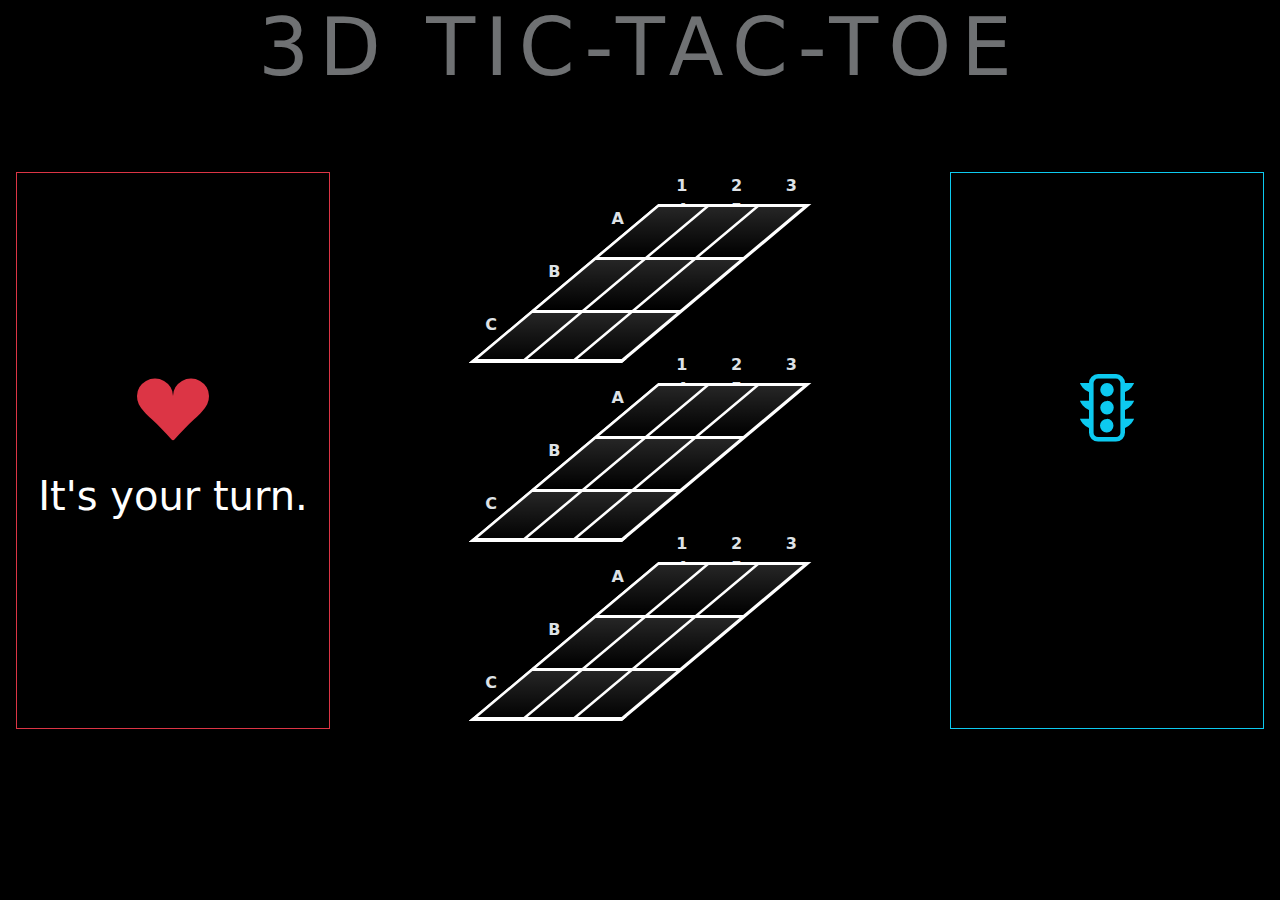
<file: index.html>
<!DOCTYPE html>
<html lang="en-US">
<head>
	<meta charset="UTF-8">
	<meta name="viewport" content="width=device-width, initial-scale=1, shrink-to-fit=no">
	<title>3D Tic Tac Toe</title>
	
	<script src='lib/jquery/jquery.min.js'></script>
	<script defer src='lib/bs/bootstrap.bundle.min.js'></script>
	<link rel='stylesheet' href='lib/bs/bootstrap.min.css' media='all' />
	<link rel="stylesheet" href="lib/bs-icons/bootstrap-icons.min.css">

	<!-- GAME THINGS -->
	<link rel='stylesheet' href='lib/files/game-grid.css'>
	<script defer src='lib/files/game-grid.js'></script>
	
	<!-- CUSTOM THINGS -->
	<link rel='stylesheet' href='lib/files/styles.css'>
	<script defer src='lib/files/scripts.js'></script>
</head>

<body class="bg-black" data-bs-theme="dark">

	<button id="again1" type="button" class="btn btn-primary d-none" data-bs-toggle="modal" data-bs-target="#again2">Button for Modal</button>
	<div id="again2" class="modal" tabindex="-1">
	  <div class="modal-dialog">
	    <div class="modal-content">
	      <div class="modal-body text-center">
	        <p id="text" class="text-capitalize">Congrats!</p>
	      </div>
	      <div class="modal-footer">
	        <button type="button" class="btn btn-secondary" data-bs-dismiss="modal">Close</button>
	        <button id="new-game" type="button" class="btn btn-warning" data-bs-dismiss="modal">Play again?</button>
	      </div>
	    </div>
	  </div>
	</div>

	<div class="container-fluid position-relative">
		<div class="row position-absolute text-center w-100"><h1 class="display-1 text-uppercase opacity-50" style="letter-spacing: 10px;">3D Tic-Tac-Toe</h1></div>
		<div class="row min-vh-100 align-items-center">
			<div class="col">
				<div id="game" class="container-fluid d-flex flex-column justify-content-center align-items-stretch fade show">
					<div class="row justify-content-between">
						<div id="if-narrow" class="d-lg-none col d-flex flex-xs-row flex-sm-column justify-content-evenly align-items-stretch"></div>
						<div id="red" class="col-md-12 col-lg-3 text-center d-flex flex-column justify-content-center align-items-stretch mx-1 border border-danger" style="min-height: 45%;">
							<div class="icons px-5 row text-danger"></div>
							<p class="turn-ind fw-light fs-1 text-white hide">It's your turn.</p>
						</div>
						<div id="red-placeholder" class="d-none"></div>
						<div id="grid" class="col overflow-hidden">
							<div id="grid-wrapper" class="turn-x"></div>
						</div>
						<div id="blue" class="col-md-12 col-lg-3 text-center d-flex flex-column justify-content-center align-items-stretch mx-1 border border-info" style="min-height: 45%;">
							<div class="icons px-5 row text-info"></div>
							<p class="turn-ind fw-light fs-1 text-white hide">It's your turn.</p>
						</div>
						<div id="blue-placeholder" class="d-none"></div>
					</div>
				</div>
			</div>
		</div>
	</div>

</body>
</html>
</file>
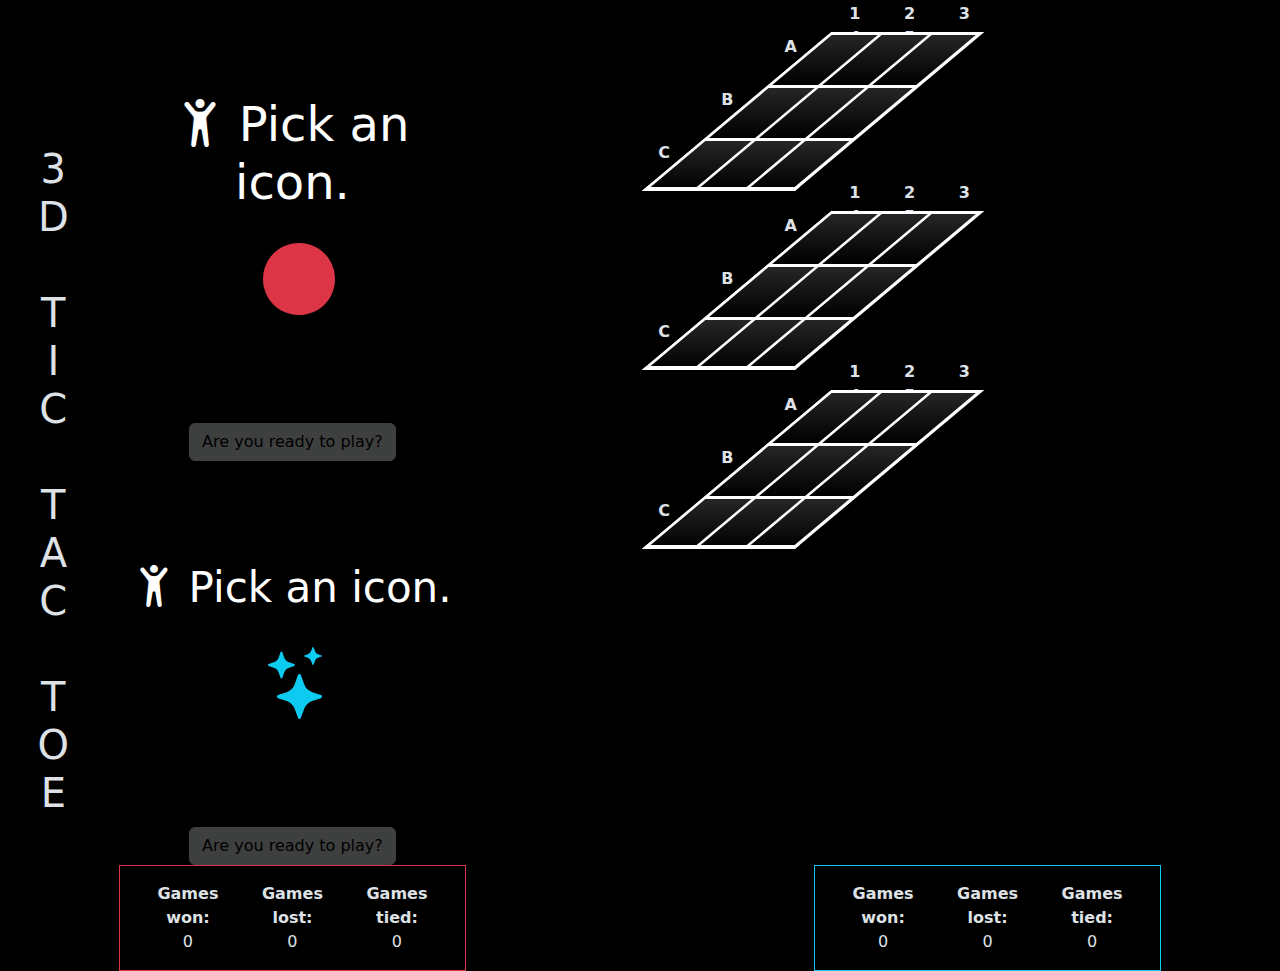
<file: index-icons.html>
<!DOCTYPE html>
<html lang="en-US">
<head>
	<meta charset="UTF-8">
	<meta name="viewport" content="width=device-width, initial-scale=1, shrink-to-fit=no">
	<title>3D Tic Tac Toe</title>
	
	<script src='lib/jquery/jquery.min.js'></script>
	<script defer src='lib/bs/bootstrap.bundle.min.js'></script>
	<link rel='stylesheet' href='lib/bs/bootstrap.min.css' media='all' />
	<link rel="stylesheet" href="lib/bs-icons/bootstrap-icons.min.css">

	<!-- GAME THINGS -->
	<link rel='stylesheet' href='lib/files/game-grid.css'>
	<script defer src='lib/files/game-grid.js'></script>
	
	<!-- CUSTOM THINGS -->
	<link rel='stylesheet' href='lib/files/styles.css'>
	<script defer src='lib/files/scripts.js'></script>
</head>

<body class="bg-black" data-bs-theme="dark">
	<div class="container-fluid d-block d-xl-none text-center">This site isn't ready for your "narrow" screen yet! :(</div>
	<div class="container-fluid">
		<div class="row min-vh-100 align-items-center">
			<div class="col-1"><h1 class="text-break text-center display-6">3<br>D<br><br>T<br>I<br>C<br><br>T<br>A<br>C<br><br>T<br>O<br>E</h1></div>
			<div class="col">
				<div id="game" class="container d-flex flex-column justify-content-center align-items-stretch fade show">
		<div class="row justify-content-between">
			<div id="red" class="col-4 text-center d-flex flex-column justify-content-center align-items-stretch">
				<p class="display-5 text-white"><i class="bi bi-person-arms-up"></i> Pick an icon.</p>
				<div class="icons px-5 row row-cols-xs-1 row-cols-md-2 row-cols-lg-3 row-cols-xxl-4 text-danger"></div>
				<p class="display-6 text-white hide">It's your turn.</p>
				<div class="btn-wrap">
					<button class="btn btn-light mt-4 opacity-25" disabled>Are you ready to play?</button>
				</div>
			</div>
			<div id="grid" class="col collapse show">
				<div id="grid-wrapper" class="turn-x"></div>
			</div>
			<div id="blue" class="col-4 text-center d-flex flex-column justify-content-center align-items-stretch">
				<p class="display-5 text-white"><small><i class="bi bi-person-arms-up"></i> Pick an icon.</small></p>
				<div class="icons px-5 row row-cols-xs-1 row-cols-md-2 row-cols-lg-3 row-cols-xxl-4 text-info"></div>
				<p class="display-6 text-white hide">It's your turn.</p>
				<div class="btn-wrap">
					<button class="btn btn-light mt-4 opacity-25" disabled>Are you ready to play?</button>
				</div>
			</div>
		</div>
	</div>
	<div id="footer" class="container">
		<div class="row">
			<div class="col-4 text-center d-flex flex-column justify-content-center align-items-stretch">
				<div id="red-score" class="stats border border-1 border-danger row row-cols-3 pt-3 px-3 collapse show">
					<p class="won"><strong>Games won:</strong><br /><span>0</span></p>
					<p class="lost"><strong>Games lost:</strong><br /><span>0</span></p>
					<p class="tied"><strong>Games tied:</strong><br /><span>0</span></p>
				</div>
			</div>
			<div class="col">
				<div id="again2" class="collapse">
					<div class="text-center m-2"><p id="new-game" class="bg-warning text-black p-3 ">Click here to play again!</p></div>
				</div>
			</div>
			<div class="col-4 text-center d-flex flex-column justify-content-center align-items-stretch">
				<div id="blue-score" class="stats border border-1 border-info row row-cols-3 pt-3 px-3 collapse show">
					<p class="won"><strong>Games won:</strong><br /><span>0</span></p>
					<p class="lost"><strong>Games lost:</strong><br /><span>0</span></p>
					<p class="tied"><strong>Games tied:</strong><br /><span>0</span></p>
				</div>
			</div>
		</div>
	</div>
			</div>
			<div class="col-1"></div>
		</div>
	</div>

</body>
</html>
</file>
<file: lib/files/game-grid.css>
:root {
	--bws-grid-outline: #ffffff;
	--bws-skew-deg: -50deg;
	--bws-unskew-deg: 50deg;
}

/** GRID WRAPPER **/
#grid-wrapper {
	display: flex;
	flex-direction: column;
	margin-top: 20px;
}
/** LAYERS **/
.layer {
	margin: 10px auto;
	border: 2px solid transparent;
	display: inline-block;
	transform: skewX(var(--bws-skew-deg));
	width: 150px;
	height: 160px;
}

.layer::before {
	content: '1 2 3 4 5';
	position: absolute;
	top: -30px;
	transform: skew(var(--bws-unskew-deg));
	font-weight: bold;
	letter-spacing: 19px;
	text-align: left;
	width: inherit;
	height: 30px;
	overflow: hidden;
}

.layer::after {
	content: '';
	border-right: 5px solid var(--bws-grid-outline);
	display: inline-block;
	width: inherit;
	height: inherit;
	position: absolute;
	top: 0;
	left: 0;
	pointer-events: none;
	border-bottom: 4px solid var(--bws-grid-outline);
}
/** ROWS **/
.l-row {
	display: flex;
	justify-content: center;
	border-top: 3px solid var(--bws-grid-outline);
	border-left: 1px solid var(--bws-grid-outline);
	position: relative;
}

.l-row::before {
	content: '';
	position: absolute;
	left: -30px;
	transform: skew(var(--bws-unskew-deg));
	font-weight: bold;
}

.l-row:nth-child(1)::before {
	content: 'A';
}

.l-row:nth-child(2)::before {
	content: 'B';
}

.l-row:nth-child(3)::before {
	content: 'C';
}

.l-row:nth-child(4)::before {
	content: 'D';
}

.l-row:nth-child(5)::before {
	content: 'E';
}
/** CELLS **/
.l-cell {
	border-left: 4px solid var(--bws-grid-outline);
	width: 50px;
	height: 50px;
	display: inline-flex;
	position: relative;
	justify-content: center;
	align-items: center;
	padding: 0;
	margin: 0;
}
/** PLAYER MARKERS **/
.l-cell span {
	width: 50px;
	height: 50px;
	display: block;
	pointer-events: none;
	position: relative;
	color: transparent;
	/*transform: skewX(var(--bws-unskew-deg));*/
}

.l-cell .x,
.l-cell .o {
	width: 60px;
	height: 60px;
	border-radius: 100%;
	transform: skewX(var(--bws-unskew-deg))translateX(-5px)translateY(5px);
	position: absolute;
}

.x {
	background: rgb(132,32,41);
	background: -moz-linear-gradient(335deg, rgba(132,32,41,1) 0%, rgba(220,53,69,1) 34%, rgba(220,53,69,1) 64%, rgba(237,175,181,1) 100%);
	background: -webkit-linear-gradient(335deg, rgba(132,32,41,1) 0%, rgba(220,53,69,1) 34%, rgba(220,53,69,1) 64%, rgba(237,175,181,1) 100%);
	background: linear-gradient(335deg, rgba(132,32,41,1) 0%, rgba(220,53,69,1) 34%, rgba(220,53,69,1) 64%, rgba(237,175,181,1) 100%);
	filter: progid:DXImageTransform.Microsoft.gradient(startColorstr="#842029",endColorstr="#edafb5",GradientType=1); 
}

.o {
	background: rgb(8,121,144);
	background: -moz-linear-gradient(336deg, rgba(8,121,144,1) 0%, rgba(13,202,240,1) 34%, rgba(13,202,240,1) 64%, rgba(167,233,246,1) 100%);
	background: -webkit-linear-gradient(336deg, rgba(8,121,144,1) 0%, rgba(13,202,240,1) 34%, rgba(13,202,240,1) 64%, rgba(167,233,246,1) 100%);
	background: linear-gradient(336deg, rgba(8,121,144,1) 0%, rgba(13,202,240,1) 34%, rgba(13,202,240,1) 64%, rgba(167,233,246,1) 100%);
	filter: progid:DXImageTransform.Microsoft.gradient(startColorstr="#087990",endColorstr="#a7e9f6",GradientType=1); 
}

/** PLAYER MARKER HOVER **/
.turn-x .l-cell:hover span {
	background-color: var(--bs-danger-text-emphasis);
	width: 60px;
	height: 60px;
	border-radius: 100%;
	transform: skewX(var(--bws-unskew-deg))translateX(-5px)translateY(5px);
	position: absolute;
}

.turn-o .l-cell:hover span {
	background-color: var(--bs-info-text-emphasis);
	width: 60px;
	height: 60px;
	border-radius: 100%;
	transform: skewX(var(--bws-unskew-deg))translateX(-5px)translateY(5px);
	position: absolute;
}

/** WINNING PIECES **/
.win {
	background: rgb(153,116,4);
	background: -moz-linear-gradient(331deg, rgba(153,116,4,1) 0%, rgba(255,193,7,1) 34%, rgba(255,193,7,1) 59%, rgba(255,255,255,1) 100%);
	background: -webkit-linear-gradient(331deg, rgba(153,116,4,1) 0%, rgba(255,193,7,1) 34%, rgba(255,193,7,1) 59%, rgba(255,255,255,1) 100%);
	background: linear-gradient(331deg, rgba(153,116,4,1) 0%, rgba(255,193,7,1) 34%, rgba(255,193,7,1) 59%, rgba(255,255,255,1) 100%);
	filter: progid:DXImageTransform.Microsoft.gradient(startColorstr="#997404",endColorstr="#ffffff",GradientType=1); 
}
</file>
<file: lib/files/styles.css>
.row, .col {
	position: relative;
}

/** PLAYER ICONS **/

.icons i {
	font-size: 48px;
	margin: auto;
}

.icons i:hover {
	color: white;
	cursor: pointer;
}

.icons i:first-child:last-child:hover {
	color: unset;
	cursor: default;
}

.icons i:first-child:last-child {
	font-size: 72px;
}

i:before {
	pointer-events: none;
}

.selected {
	color: white;
}

/** OPTIONS **/
#options {
	display: flex;
	justify-content: center;
	align-items: center;
	background: rgb(220,53,69);
	background: -moz-linear-gradient(90deg, rgba(220,53,69,0.7971521372220763) 0%, rgba(13,202,240,0.7999532576702556) 100%);
	background: -webkit-linear-gradient(90deg, rgba(220,53,69,0.7971521372220763) 0%, rgba(13,202,240,0.7999532576702556) 100%);
	background: linear-gradient(90deg, rgba(220,53,69,0.7971521372220763) 0%, rgba(13,202,240,0.7999532576702556) 100%);
	filter: progid:DXImageTransform.Microsoft.gradient(startColorstr="#dc3545",endColorstr="#0dcaf0",GradientType=1); 
}

#summ {
	border-radius: 0;
	border-left: 0;
	border-right: 0;
}

#summ:hover {
	background-color: initial;
	color: inherit;
}

#settings-start {
	border-top-right-radius: 0;
	border-bottom-right-radius: 0;
	border-right: 0;
}

#settings-end {
	border-top-left-radius: 0;
	border-bottom-left-radius: 0;
	border-left: 0;
	padding-left: 0;
}

#settings-start + #summ {
	margin-left: -10px;
	padding-left: 20px;
	visibility: hidden;
	opacity: 0;
	transition: 1s opacity;
	display: none;
}

#settings-start.active + #summ {
	visibility: visible;
	opacity: 100;
	display: inline-block;
}

#settings-start.hover {
	color: var(--bs-btn-active-color);
  background-color: var(--bs-btn-active-bg);
  border-color: var(--bs-btn-active-border-color);
}

#settings-start.active + p + #settings-end {
	color: var(--bs-btn-active-color);
  background-color: var(--bs-btn-active-bg);
  border-color: var(--bs-btn-active-border-color);
  padding-left: var(--bs-btn-padding-x);
}

#settings-start:hover + p + #settings-end {
	color: var(--bs-btn-active-color);
  background-color: var(--bs-btn-active-bg);
  border-color: var(--bs-btn-active-border-color);
}

/** PLAY AGAIN **/
#again > div {
	position: absolute;
	background-color: #000000d9;
	top: 0;
	left: 0;
	right: 0;
	bottom: 0;
	display: flex;
	justify-content: center;
	align-items: center;
	text-align: center;
}

/** UTILITIES **/
.hide {
	visibility: hidden;
}

.fade {
	opacity: 0;
	z-index: -1;
}

.fade.show {
	opacity: 100;
	z-index: 100;
}

.remove {
	display: none!important;
}
</file>
